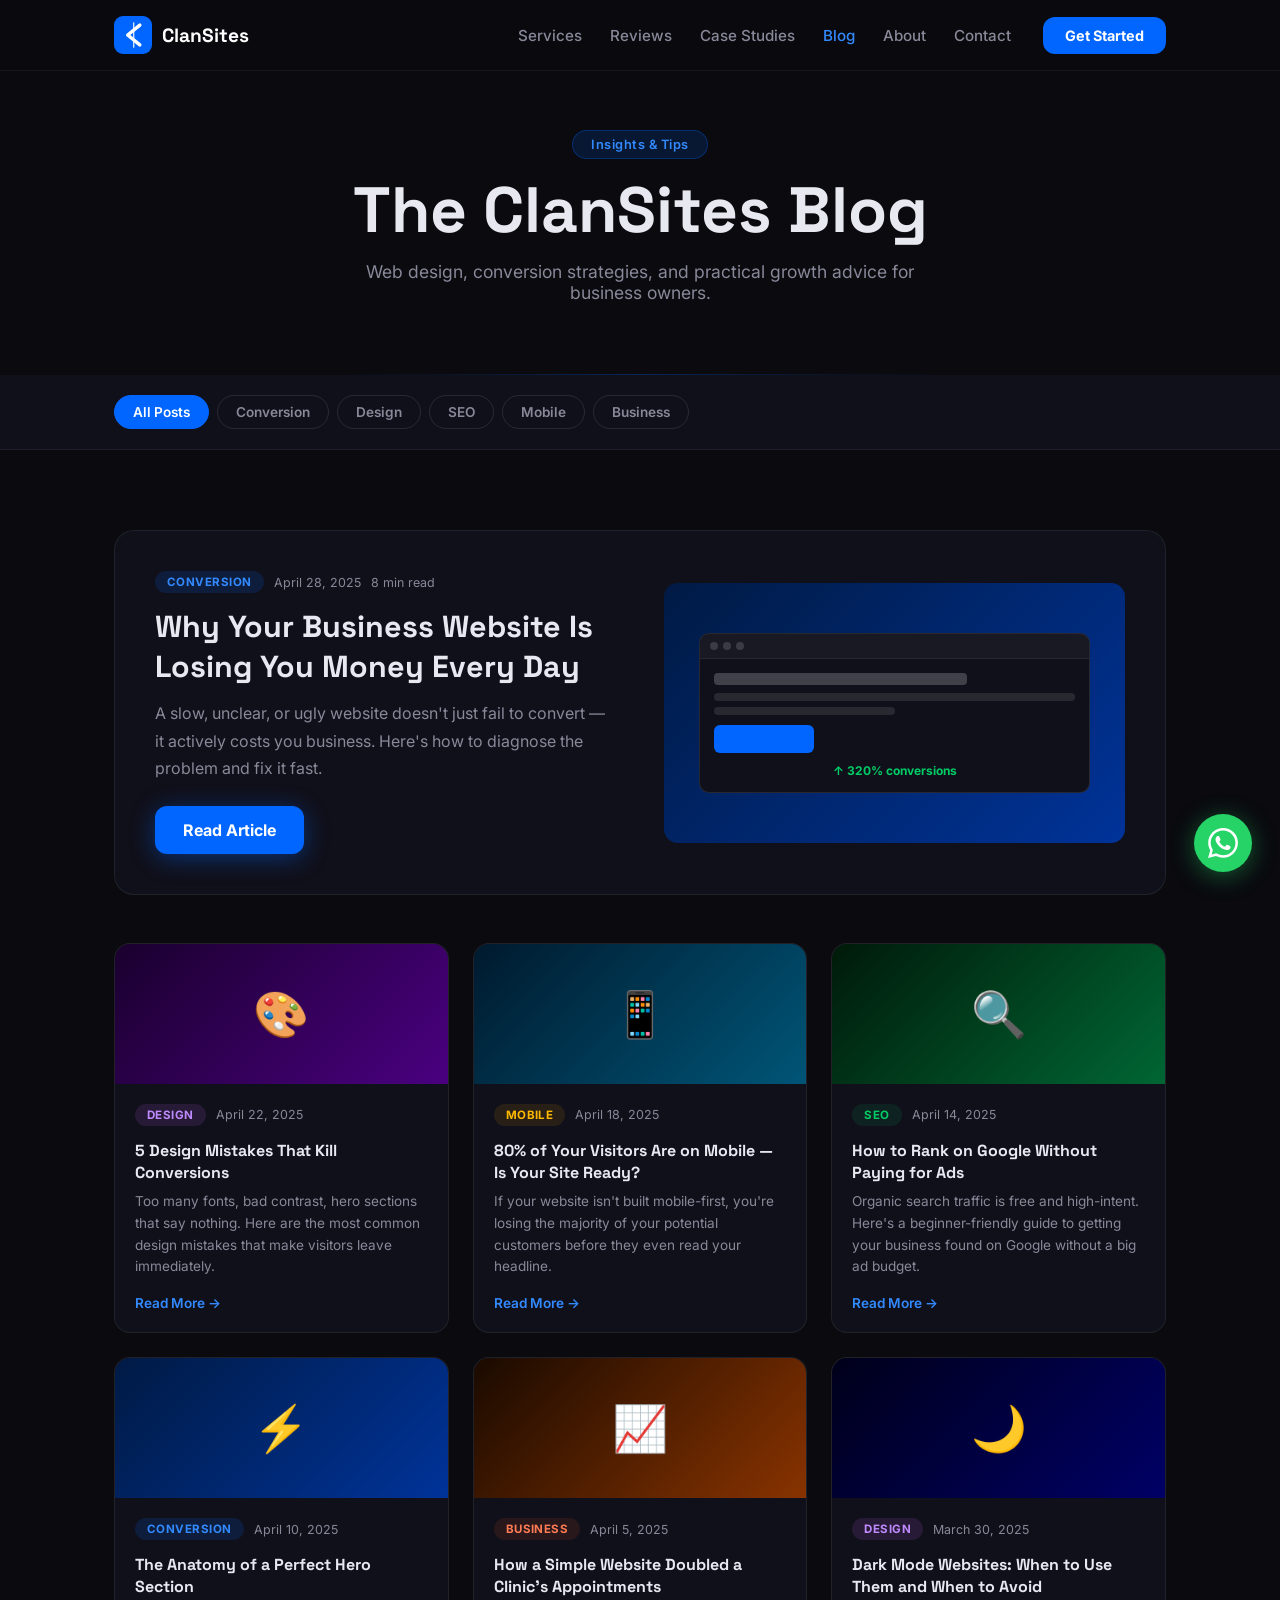
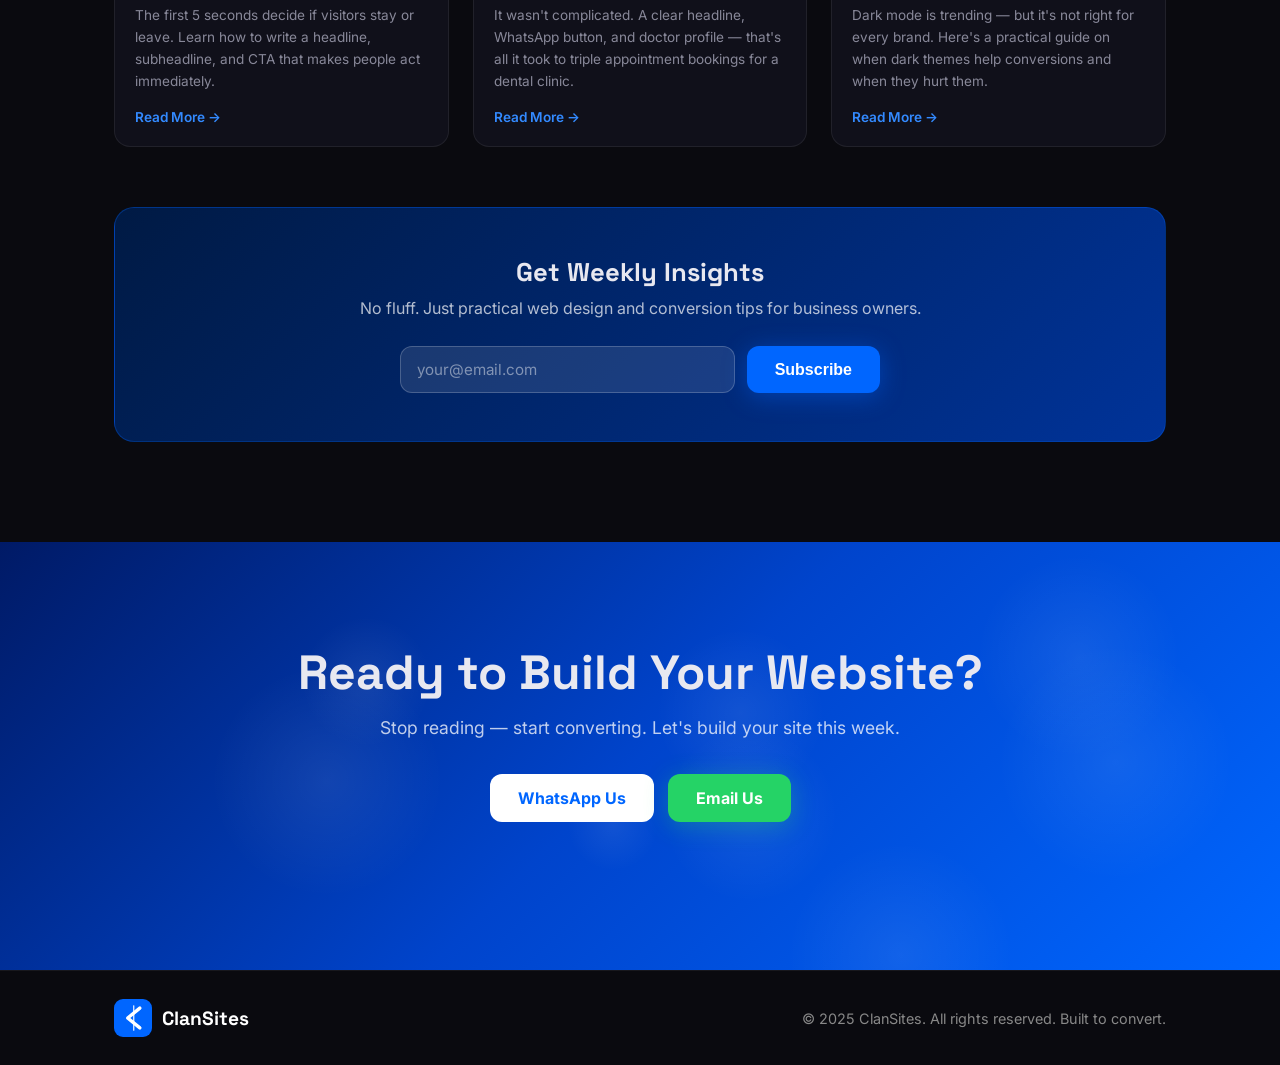
<file: blog.html>
<!DOCTYPE html>
<html lang="en">
<head>
    <!-- Google tag (gtag.js) -->
<script async src="https://www.googletagmanager.com/gtag/js?id=G-Y7ZDXS40W9"></script>
<script>
  window.dataLayer = window.dataLayer || [];
  function gtag(){dataLayer.push(arguments);}
  gtag('js', new Date());

  gtag('config', 'G-Y7ZDXS40W9');
</script>
  <meta charset="UTF-8" />
  <meta name="viewport" content="width=device-width, initial-scale=1.0" />
  <title>Blog — ClanSites</title>
  <meta name="description" content="Web design tips, conversion strategies, and business growth insights from the ClanSites team." />
  <link rel="preconnect" href="https://fonts.googleapis.com" />
  <link href="https://fonts.googleapis.com/css2?family=Inter:wght@400;500;600;700;800;900&family=Space+Grotesk:wght@400;500;700&display=swap" rel="stylesheet" />
  <link rel="stylesheet" href="style.css" />
  <link rel="stylesheet" href="pages.css" />
</head>
<body>

  <nav class="nav scrolled" id="navbar">
    <div class="nav-inner">
      <a class="logo" href="index.html">
        <div class="logo-icon">
          <svg viewBox="0 0 100 100" fill="none" xmlns="http://www.w3.org/2000/svg">
            <rect width="100" height="100" rx="16" fill="#0066FF"/>
            <line x1="52" y1="18" x2="52" y2="82" stroke="white" stroke-width="3" stroke-linecap="round"/>
            <path d="M68 24 L36 50 L68 76" stroke="white" stroke-width="9" stroke-linecap="round" stroke-linejoin="round" fill="none"/>
          </svg>
        </div>
        <span class="logo-text">ClanSites</span>
      </a>
      <div class="nav-links">
        <a href="index.html#services">Services</a>
        <a href="index.html#trust">Reviews</a>
        <a href="case-studies.html">Case Studies</a>
        <a href="blog.html" class="nav-active">Blog</a>
        <a href="index.html#about">About</a>
        <a href="index.html#contact">Contact</a>
      </div>
      <a href="index.html#contact" class="btn btn-nav">Get Started</a>
      <button class="hamburger" id="hamburger" aria-label="Menu">
        <span></span><span></span><span></span>
      </button>
    </div>
    <div class="mobile-menu" id="mobileMenu">
      <a href="index.html#services">Services</a>
      <a href="index.html#trust">Reviews</a>
      <a href="case-studies.html">Case Studies</a>
      <a href="blog.html" class="nav-active">Blog</a>
      <a href="index.html#about">About</a>
      <a href="index.html#contact">Contact</a>
      <a href="index.html#contact" class="btn btn-primary" style="text-align:center">Get Started</a>
    </div>
  </nav>

  <!-- PAGE HERO -->
  <section class="page-hero">
    <div class="container">
      <div class="section-label">Insights & Tips</div>
      <h1 class="page-hero-title">The ClanSites Blog</h1>
      <p class="page-hero-sub">Web design, conversion strategies, and practical growth advice for business owners.</p>
    </div>
  </section>

  <!-- BLOG FILTER -->
  <section class="blog-filter-bar">
    <div class="container">
      <div class="filter-tabs">
        <button class="filter-tab active" data-cat="all">All Posts</button>
        <button class="filter-tab" data-cat="conversion">Conversion</button>
        <button class="filter-tab" data-cat="design">Design</button>
        <button class="filter-tab" data-cat="seo">SEO</button>
        <button class="filter-tab" data-cat="mobile">Mobile</button>
        <button class="filter-tab" data-cat="business">Business</button>
      </div>
    </div>
  </section>

  <!-- FEATURED POST -->
  <main class="page-main">
    <div class="container">

      <div class="blog-featured" data-cat="conversion">
        <div class="featured-text">
          <div class="blog-meta">
            <span class="blog-cat conversion">Conversion</span>
            <span class="blog-date">April 28, 2025</span>
            <span class="blog-read">8 min read</span>
          </div>
          <h2>Why Your Business Website Is Losing You Money Every Day</h2>
          <p>A slow, unclear, or ugly website doesn't just fail to convert — it actively costs you business. Here's how to diagnose the problem and fix it fast.</p>
          <a href="#" class="btn btn-primary">Read Article</a>
        </div>
        <div class="featured-visual">
          <div class="blog-illustration conversion-ill">
            <div class="ill-browser">
              <div class="ill-bar"><span></span><span></span><span></span></div>
              <div class="ill-content">
                <div class="ill-h"></div>
                <div class="ill-p"></div>
                <div class="ill-p short"></div>
                <div class="ill-btn"></div>
                <div class="ill-arrow">↑ 320% conversions</div>
              </div>
            </div>
          </div>
        </div>
      </div>

      <!-- Blog Grid -->
      <div class="blog-grid">

        <article class="blog-card" data-cat="design">
          <div class="blog-card-visual design-v">
            <div class="bv-icon">🎨</div>
          </div>
          <div class="blog-card-body">
            <div class="blog-meta">
              <span class="blog-cat design">Design</span>
              <span class="blog-date">April 22, 2025</span>
            </div>
            <h3>5 Design Mistakes That Kill Conversions</h3>
            <p>Too many fonts, bad contrast, hero sections that say nothing. Here are the most common design mistakes that make visitors leave immediately.</p>
            <a href="#" class="blog-read-link">Read More →</a>
          </div>
        </article>

        <article class="blog-card" data-cat="mobile">
          <div class="blog-card-visual mobile-v">
            <div class="bv-icon">📱</div>
          </div>
          <div class="blog-card-body">
            <div class="blog-meta">
              <span class="blog-cat mobile">Mobile</span>
              <span class="blog-date">April 18, 2025</span>
            </div>
            <h3>80% of Your Visitors Are on Mobile — Is Your Site Ready?</h3>
            <p>If your website isn't built mobile-first, you're losing the majority of your potential customers before they even read your headline.</p>
            <a href="#" class="blog-read-link">Read More →</a>
          </div>
        </article>

        <article class="blog-card" data-cat="seo">
          <div class="blog-card-visual seo-v">
            <div class="bv-icon">🔍</div>
          </div>
          <div class="blog-card-body">
            <div class="blog-meta">
              <span class="blog-cat seo">SEO</span>
              <span class="blog-date">April 14, 2025</span>
            </div>
            <h3>How to Rank on Google Without Paying for Ads</h3>
            <p>Organic search traffic is free and high-intent. Here's a beginner-friendly guide to getting your business found on Google without a big ad budget.</p>
            <a href="#" class="blog-read-link">Read More →</a>
          </div>
        </article>

        <article class="blog-card" data-cat="conversion">
          <div class="blog-card-visual conv-v">
            <div class="bv-icon">⚡</div>
          </div>
          <div class="blog-card-body">
            <div class="blog-meta">
              <span class="blog-cat conversion">Conversion</span>
              <span class="blog-date">April 10, 2025</span>
            </div>
            <h3>The Anatomy of a Perfect Hero Section</h3>
            <p>The first 5 seconds decide if visitors stay or leave. Learn how to write a headline, subheadline, and CTA that makes people act immediately.</p>
            <a href="#" class="blog-read-link">Read More →</a>
          </div>
        </article>

        <article class="blog-card" data-cat="business">
          <div class="blog-card-visual biz-v">
            <div class="bv-icon">📈</div>
          </div>
          <div class="blog-card-body">
            <div class="blog-meta">
              <span class="blog-cat business">Business</span>
              <span class="blog-date">April 5, 2025</span>
            </div>
            <h3>How a Simple Website Doubled a Clinic's Appointments</h3>
            <p>It wasn't complicated. A clear headline, WhatsApp button, and doctor profile — that's all it took to triple appointment bookings for a dental clinic.</p>
            <a href="#" class="blog-read-link">Read More →</a>
          </div>
        </article>

        <article class="blog-card" data-cat="design">
          <div class="blog-card-visual design-v2">
            <div class="bv-icon">🌙</div>
          </div>
          <div class="blog-card-body">
            <div class="blog-meta">
              <span class="blog-cat design">Design</span>
              <span class="blog-date">March 30, 2025</span>
            </div>
            <h3>Dark Mode Websites: When to Use Them and When to Avoid</h3>
            <p>Dark mode is trending — but it's not right for every brand. Here's a practical guide on when dark themes help conversions and when they hurt them.</p>
            <a href="#" class="blog-read-link">Read More →</a>
          </div>
        </article>

      </div>

      <!-- Newsletter -->
      <div class="newsletter-box">
        <h3>Get Weekly Insights</h3>
        <p>No fluff. Just practical web design and conversion tips for business owners.</p>
        <form class="newsletter-form" id="newsletterForm">
          <input type="email" placeholder="your@email.com" required />
          <button type="submit" class="btn btn-primary">Subscribe</button>
        </form>
      </div>

    </div>
  </main>

  <section class="final-cta">
    <div class="cta-3d-bg" id="ctaBg"></div>
    <div class="container" style="position:relative;z-index:2">
      <h2>Ready to Build Your Website?</h2>
      <p>Stop reading — start converting. Let's build your site this week.</p>
      <div class="hero-ctas">
        <a href="https://wa.me/923001234567" target="_blank" class="btn btn-white">WhatsApp Us</a>
        <a href="mailto:hello@clansites.com" class="btn btn-whatsapp">Email Us</a>
      </div>
    </div>
  </section>

  <footer class="footer">
    <div class="container footer-inner">
      <a class="logo" href="index.html">
        <div class="logo-icon">
          <svg viewBox="0 0 100 100" fill="none" xmlns="http://www.w3.org/2000/svg">
            <rect width="100" height="100" rx="16" fill="#0066FF"/>
            <line x1="52" y1="18" x2="52" y2="82" stroke="white" stroke-width="3" stroke-linecap="round"/>
            <path d="M68 24 L36 50 L68 76" stroke="white" stroke-width="9" stroke-linecap="round" stroke-linejoin="round" fill="none"/>
          </svg>
        </div>
        <span class="logo-text" style="color:white">ClanSites</span>
      </a>
      <p style="color:#888;font-size:0.9rem">© 2025 ClanSites. All rights reserved. Built to convert.</p>
    </div>
  </footer>

  <a href="https://wa.me/923001234567" target="_blank" class="sticky-wa" aria-label="WhatsApp">
    <svg viewBox="0 0 24 24" fill="white" xmlns="http://www.w3.org/2000/svg">
      <path d="M17.472 14.382c-.297-.149-1.758-.867-2.03-.967-.273-.099-.471-.148-.67.15-.197.297-.767.966-.94 1.164-.173.199-.347.223-.644.075-.297-.15-1.255-.463-2.39-1.475-.883-.788-1.48-1.761-1.653-2.059-.173-.297-.018-.458.13-.606.134-.133.298-.347.446-.52.149-.174.198-.298.298-.497.099-.198.05-.371-.025-.52-.075-.149-.669-1.612-.916-2.207-.242-.579-.487-.5-.669-.51-.173-.008-.371-.01-.57-.01-.198 0-.52.074-.792.372-.272.297-1.04 1.016-1.04 2.479 0 1.462 1.065 2.875 1.213 3.074.149.198 2.096 3.2 5.077 4.487.709.306 1.262.489 1.694.625.712.227 1.36.195 1.871.118.571-.085 1.758-.719 2.006-1.413.248-.694.248-1.289.173-1.413-.074-.124-.272-.198-.57-.347m-5.421 7.403h-.004a9.87 9.87 0 01-5.031-1.378l-.361-.214-3.741.982.998-3.648-.235-.374a9.86 9.86 0 01-1.51-5.26c.001-5.45 4.436-9.884 9.888-9.884 2.64 0 5.122 1.03 6.988 2.898a9.825 9.825 0 012.893 6.994c-.003 5.45-4.437 9.884-9.885 9.884m8.413-18.297A11.815 11.815 0 0012.05 0C5.495 0 .16 5.335.157 11.892c0 2.096.547 4.142 1.588 5.945L.057 24l6.305-1.654a11.882 11.882 0 005.683 1.448h.005c6.554 0 11.89-5.335 11.893-11.893a11.821 11.821 0 00-3.48-8.413Z"/>
    </svg>
  </a>

  <script>
    const hamburger = document.getElementById('hamburger');
    const mobileMenu = document.getElementById('mobileMenu');
    hamburger.addEventListener('click', () => mobileMenu.classList.toggle('open'));

    // Filter tabs
    const tabs = document.querySelectorAll('.filter-tab');
    tabs.forEach(tab => {
      tab.addEventListener('click', () => {
        tabs.forEach(t => t.classList.remove('active'));
        tab.classList.add('active');
        const cat = tab.dataset.cat;
        document.querySelectorAll('.blog-card, .blog-featured').forEach(card => {
          if (cat === 'all' || card.dataset.cat === cat) {
            card.style.display = '';
            setTimeout(() => card.style.opacity = '1', 10);
          } else {
            card.style.opacity = '0';
            setTimeout(() => card.style.display = 'none', 200);
          }
        });
      });
    });

    // Newsletter
    document.getElementById('newsletterForm').addEventListener('submit', function(e) {
      e.preventDefault();
      this.innerHTML = '<p style="color:#00CC66;font-weight:600;padding:12px 0">You\'re subscribed! Check your inbox.</p>';
    });

    // CTA bg
    const ctaBg = document.getElementById('ctaBg');
    for (let i = 0; i < 8; i++) {
      const orb = document.createElement('div');
      const size = Math.random() * 200 + 80;
      orb.style.cssText = `position:absolute;width:${size}px;height:${size}px;background:radial-gradient(circle,rgba(255,255,255,0.07),transparent 70%);border-radius:50%;left:${Math.random()*100}%;top:${Math.random()*100}%;pointer-events:none;`;
      ctaBg.appendChild(orb);
    }
  </script>
</body>
</html>
</file>
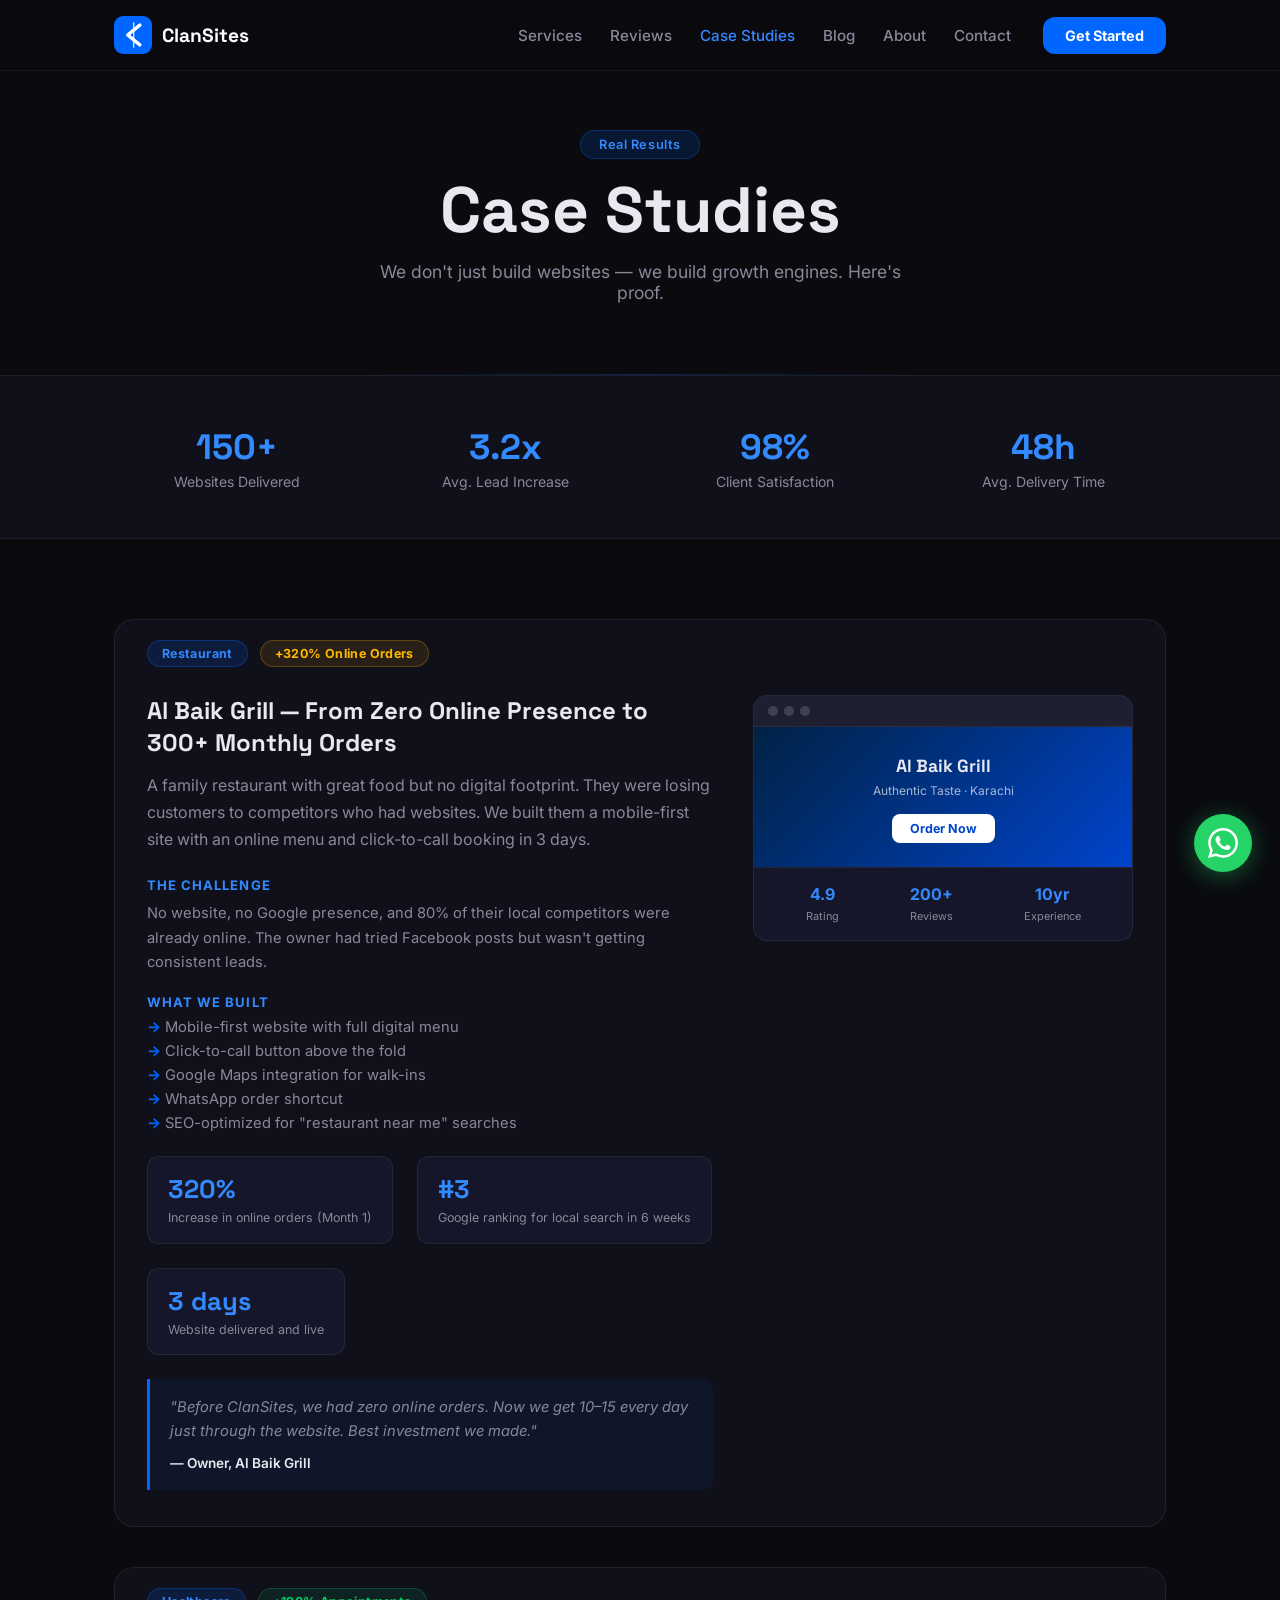
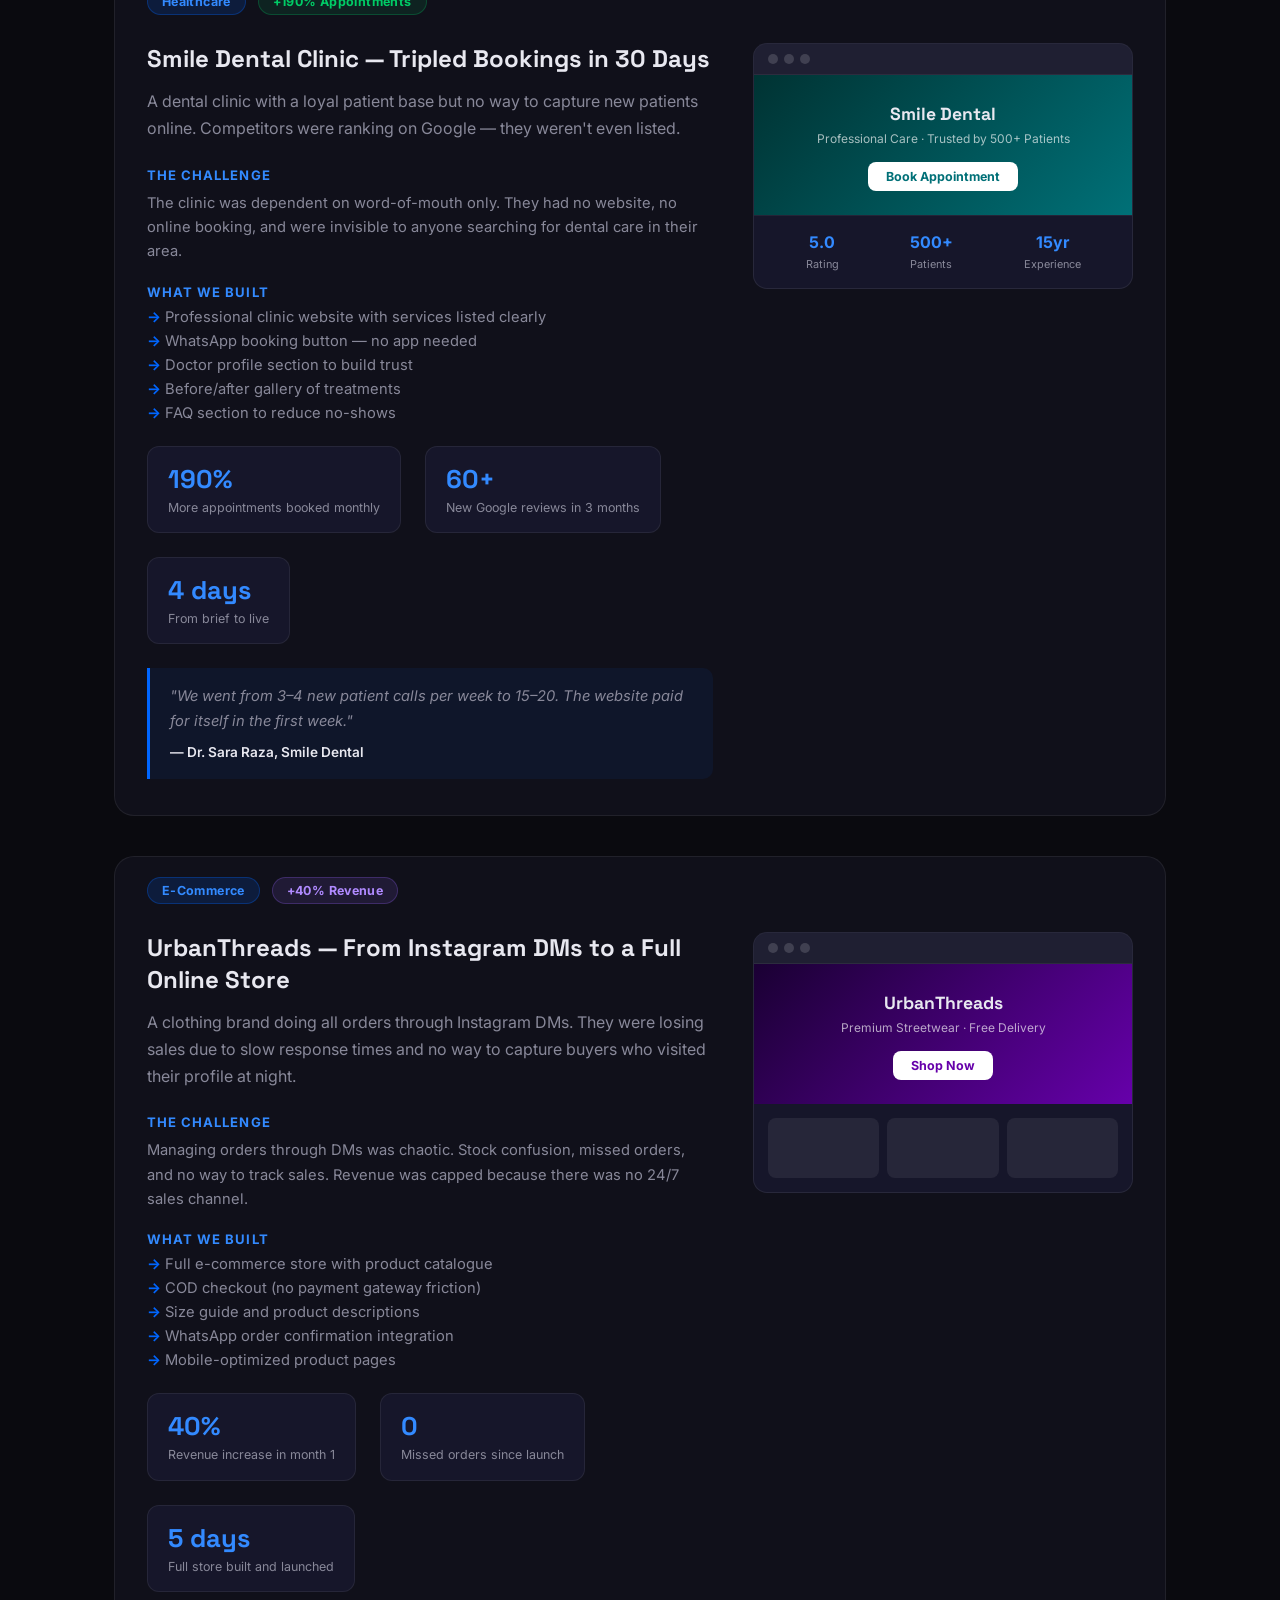
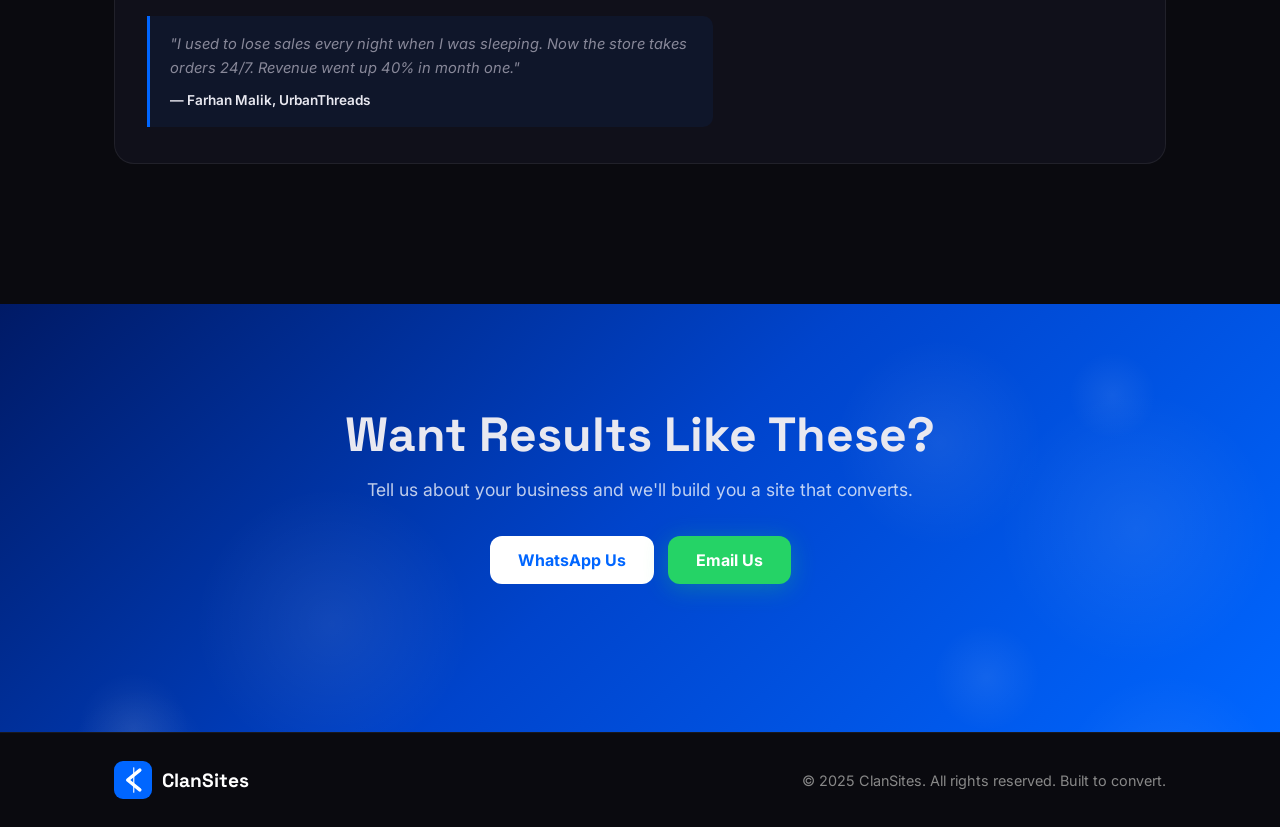
<file: case-studies.html>
<!DOCTYPE html>
<html lang="en">
<head>
   <!-- Google tag (gtag.js) -->
<script async src="https://www.googletagmanager.com/gtag/js?id=G-Y7ZDXS40W9"></script>
<script>
  window.dataLayer = window.dataLayer || [];
  function gtag(){dataLayer.push(arguments);}
  gtag('js', new Date());

  gtag('config', 'G-Y7ZDXS40W9');
</script>
  <meta charset="UTF-8" />
  <meta name="viewport" content="width=device-width, initial-scale=1.0" />
  <title>Case Studies — ClanSites</title>
  <meta name="description" content="Real results from real businesses. See how ClanSites helped restaurants, clinics, and e-commerce brands grow with high-converting websites." />
  <link rel="preconnect" href="https://fonts.googleapis.com" />
  <link href="https://fonts.googleapis.com/css2?family=Inter:wght@400;500;600;700;800;900&family=Space+Grotesk:wght@400;500;700&display=swap" rel="stylesheet" />
  <link rel="stylesheet" href="style.css" />
  <link rel="stylesheet" href="pages.css" />
</head>
<body>

  <nav class="nav scrolled" id="navbar">
    <div class="nav-inner">
      <a class="logo" href="index.html">
        <div class="logo-icon">
          <svg viewBox="0 0 100 100" fill="none" xmlns="http://www.w3.org/2000/svg">
            <rect width="100" height="100" rx="16" fill="#0066FF"/>
            <line x1="52" y1="18" x2="52" y2="82" stroke="white" stroke-width="3" stroke-linecap="round"/>
            <path d="M68 24 L36 50 L68 76" stroke="white" stroke-width="9" stroke-linecap="round" stroke-linejoin="round" fill="none"/>
          </svg>
        </div>
        <span class="logo-text">ClanSites</span>
      </a>
      <div class="nav-links">
        <a href="index.html#services">Services</a>
        <a href="index.html#trust">Reviews</a>
        <a href="case-studies.html" class="nav-active">Case Studies</a>
        <a href="blog.html">Blog</a>
        <a href="index.html#about">About</a>
        <a href="index.html#contact">Contact</a>
      </div>
      <a href="index.html#contact" class="btn btn-nav">Get Started</a>
      <button class="hamburger" id="hamburger" aria-label="Menu">
        <span></span><span></span><span></span>
      </button>
    </div>
    <div class="mobile-menu" id="mobileMenu">
      <a href="index.html#services">Services</a>
      <a href="index.html#trust">Reviews</a>
      <a href="case-studies.html" class="nav-active">Case Studies</a>
      <a href="blog.html">Blog</a>
      <a href="index.html#about">About</a>
      <a href="index.html#contact">Contact</a>
      <a href="index.html#contact" class="btn btn-primary" style="text-align:center">Get Started</a>
    </div>
  </nav>

  <!-- PAGE HERO -->
  <section class="page-hero">
    <div class="container">
      <div class="section-label">Real Results</div>
      <h1 class="page-hero-title">Case Studies</h1>
      <p class="page-hero-sub">We don't just build websites — we build growth engines. Here's proof.</p>
    </div>
  </section>

  <!-- STATS BANNER -->
  <section class="stats-banner">
    <div class="container stats-grid">
      <div class="stat-box">
        <span>150+</span>
        <p>Websites Delivered</p>
      </div>
      <div class="stat-box">
        <span>3.2x</span>
        <p>Avg. Lead Increase</p>
      </div>
      <div class="stat-box">
        <span>98%</span>
        <p>Client Satisfaction</p>
      </div>
      <div class="stat-box">
        <span>48h</span>
        <p>Avg. Delivery Time</p>
      </div>
    </div>
  </section>

  <!-- CASE STUDIES -->
  <main class="page-main">
    <div class="container">

      <!-- Case Study 1 -->
      <article class="case-study-card">
        <div class="cs-header">
          <div class="cs-industry-badge">Restaurant</div>
          <div class="cs-result-badge">+320% Online Orders</div>
        </div>
        <div class="cs-body">
          <div class="cs-text">
            <h2>Al Baik Grill — From Zero Online Presence to 300+ Monthly Orders</h2>
            <p class="cs-summary">A family restaurant with great food but no digital footprint. They were losing customers to competitors who had websites. We built them a mobile-first site with an online menu and click-to-call booking in 3 days.</p>

            <div class="cs-challenge">
              <h3>The Challenge</h3>
              <p>No website, no Google presence, and 80% of their local competitors were already online. The owner had tried Facebook posts but wasn't getting consistent leads.</p>
            </div>

            <div class="cs-solution">
              <h3>What We Built</h3>
              <ul>
                <li>Mobile-first website with full digital menu</li>
                <li>Click-to-call button above the fold</li>
                <li>Google Maps integration for walk-ins</li>
                <li>WhatsApp order shortcut</li>
                <li>SEO-optimized for "restaurant near me" searches</li>
              </ul>
            </div>

            <div class="cs-metrics">
              <div class="metric">
                <span>320%</span>
                <p>Increase in online orders (Month 1)</p>
              </div>
              <div class="metric">
                <span>#3</span>
                <p>Google ranking for local search in 6 weeks</p>
              </div>
              <div class="metric">
                <span>3 days</span>
                <p>Website delivered and live</p>
              </div>
            </div>

            <blockquote class="cs-quote">
              "Before ClanSites, we had zero online orders. Now we get 10–15 every day just through the website. Best investment we made."
              <cite>— Owner, Al Baik Grill</cite>
            </blockquote>
          </div>
          <div class="cs-visual">
            <div class="cs-mock restaurant-mock">
              <div class="mock-nav"><span></span><span></span><span></span></div>
              <div class="mock-hero">
                <div class="mock-h1">Al Baik Grill</div>
                <div class="mock-sub">Authentic Taste · Karachi</div>
                <div class="mock-btn">Order Now</div>
              </div>
              <div class="mock-stats-row">
                <div class="mock-stat"><b>4.9</b><small>Rating</small></div>
                <div class="mock-stat"><b>200+</b><small>Reviews</small></div>
                <div class="mock-stat"><b>10yr</b><small>Experience</small></div>
              </div>
            </div>
          </div>
        </div>
      </article>

      <!-- Case Study 2 -->
      <article class="case-study-card">
        <div class="cs-header">
          <div class="cs-industry-badge">Healthcare</div>
          <div class="cs-result-badge cs-result-green">+190% Appointments</div>
        </div>
        <div class="cs-body">
          <div class="cs-text">
            <h2>Smile Dental Clinic — Tripled Bookings in 30 Days</h2>
            <p class="cs-summary">A dental clinic with a loyal patient base but no way to capture new patients online. Competitors were ranking on Google — they weren't even listed.</p>

            <div class="cs-challenge">
              <h3>The Challenge</h3>
              <p>The clinic was dependent on word-of-mouth only. They had no website, no online booking, and were invisible to anyone searching for dental care in their area.</p>
            </div>

            <div class="cs-solution">
              <h3>What We Built</h3>
              <ul>
                <li>Professional clinic website with services listed clearly</li>
                <li>WhatsApp booking button — no app needed</li>
                <li>Doctor profile section to build trust</li>
                <li>Before/after gallery of treatments</li>
                <li>FAQ section to reduce no-shows</li>
              </ul>
            </div>

            <div class="cs-metrics">
              <div class="metric">
                <span>190%</span>
                <p>More appointments booked monthly</p>
              </div>
              <div class="metric">
                <span>60+</span>
                <p>New Google reviews in 3 months</p>
              </div>
              <div class="metric">
                <span>4 days</span>
                <p>From brief to live</p>
              </div>
            </div>

            <blockquote class="cs-quote">
              "We went from 3–4 new patient calls per week to 15–20. The website paid for itself in the first week."
              <cite>— Dr. Sara Raza, Smile Dental</cite>
            </blockquote>
          </div>
          <div class="cs-visual">
            <div class="cs-mock clinic-mock">
              <div class="mock-nav"><span></span><span></span><span></span></div>
              <div class="mock-hero teal">
                <div class="mock-h1">Smile Dental</div>
                <div class="mock-sub">Professional Care · Trusted by 500+ Patients</div>
                <div class="mock-btn">Book Appointment</div>
              </div>
              <div class="mock-stats-row">
                <div class="mock-stat"><b>5.0</b><small>Rating</small></div>
                <div class="mock-stat"><b>500+</b><small>Patients</small></div>
                <div class="mock-stat"><b>15yr</b><small>Experience</small></div>
              </div>
            </div>
          </div>
        </div>
      </article>

      <!-- Case Study 3 -->
      <article class="case-study-card">
        <div class="cs-header">
          <div class="cs-industry-badge">E-Commerce</div>
          <div class="cs-result-badge cs-result-purple">+40% Revenue</div>
        </div>
        <div class="cs-body">
          <div class="cs-text">
            <h2>UrbanThreads — From Instagram DMs to a Full Online Store</h2>
            <p class="cs-summary">A clothing brand doing all orders through Instagram DMs. They were losing sales due to slow response times and no way to capture buyers who visited their profile at night.</p>

            <div class="cs-challenge">
              <h3>The Challenge</h3>
              <p>Managing orders through DMs was chaotic. Stock confusion, missed orders, and no way to track sales. Revenue was capped because there was no 24/7 sales channel.</p>
            </div>

            <div class="cs-solution">
              <h3>What We Built</h3>
              <ul>
                <li>Full e-commerce store with product catalogue</li>
                <li>COD checkout (no payment gateway friction)</li>
                <li>Size guide and product descriptions</li>
                <li>WhatsApp order confirmation integration</li>
                <li>Mobile-optimized product pages</li>
              </ul>
            </div>

            <div class="cs-metrics">
              <div class="metric">
                <span>40%</span>
                <p>Revenue increase in month 1</p>
              </div>
              <div class="metric">
                <span>0</span>
                <p>Missed orders since launch</p>
              </div>
              <div class="metric">
                <span>5 days</span>
                <p>Full store built and launched</p>
              </div>
            </div>

            <blockquote class="cs-quote">
              "I used to lose sales every night when I was sleeping. Now the store takes orders 24/7. Revenue went up 40% in month one."
              <cite>— Farhan Malik, UrbanThreads</cite>
            </blockquote>
          </div>
          <div class="cs-visual">
            <div class="cs-mock ecom-mock">
              <div class="mock-nav"><span></span><span></span><span></span></div>
              <div class="mock-hero purple">
                <div class="mock-h1">UrbanThreads</div>
                <div class="mock-sub">Premium Streetwear · Free Delivery</div>
                <div class="mock-btn">Shop Now</div>
              </div>
              <div class="mock-products">
                <div class="mock-product"></div>
                <div class="mock-product"></div>
                <div class="mock-product"></div>
              </div>
            </div>
          </div>
        </div>
      </article>

    </div>
  </main>

  <!-- CTA -->
  <section class="final-cta">
    <div class="cta-3d-bg" id="ctaBg"></div>
    <div class="container" style="position:relative;z-index:2">
      <h2>Want Results Like These?</h2>
      <p>Tell us about your business and we'll build you a site that converts.</p>
      <div class="hero-ctas">
        <a href="https://wa.me/923001234567" target="_blank" class="btn btn-white">WhatsApp Us</a>
        <a href="mailto:hello@clansites.com" class="btn btn-whatsapp">Email Us</a>
      </div>
    </div>
  </section>

  <footer class="footer">
    <div class="container footer-inner">
      <a class="logo" href="index.html">
        <div class="logo-icon">
          <svg viewBox="0 0 100 100" fill="none" xmlns="http://www.w3.org/2000/svg">
            <rect width="100" height="100" rx="16" fill="#0066FF"/>
            <line x1="52" y1="18" x2="52" y2="82" stroke="white" stroke-width="3" stroke-linecap="round"/>
            <path d="M68 24 L36 50 L68 76" stroke="white" stroke-width="9" stroke-linecap="round" stroke-linejoin="round" fill="none"/>
          </svg>
        </div>
        <span class="logo-text" style="color:white">ClanSites</span>
      </a>
      <p style="color:#888;font-size:0.9rem">© 2025 ClanSites. All rights reserved. Built to convert.</p>
    </div>
  </footer>

  <a href="https://wa.me/923001234567" target="_blank" class="sticky-wa" aria-label="WhatsApp">
    <svg viewBox="0 0 24 24" fill="white" xmlns="http://www.w3.org/2000/svg">
      <path d="M17.472 14.382c-.297-.149-1.758-.867-2.03-.967-.273-.099-.471-.148-.67.15-.197.297-.767.966-.94 1.164-.173.199-.347.223-.644.075-.297-.15-1.255-.463-2.39-1.475-.883-.788-1.48-1.761-1.653-2.059-.173-.297-.018-.458.13-.606.134-.133.298-.347.446-.52.149-.174.198-.298.298-.497.099-.198.05-.371-.025-.52-.075-.149-.669-1.612-.916-2.207-.242-.579-.487-.5-.669-.51-.173-.008-.371-.01-.57-.01-.198 0-.52.074-.792.372-.272.297-1.04 1.016-1.04 2.479 0 1.462 1.065 2.875 1.213 3.074.149.198 2.096 3.2 5.077 4.487.709.306 1.262.489 1.694.625.712.227 1.36.195 1.871.118.571-.085 1.758-.719 2.006-1.413.248-.694.248-1.289.173-1.413-.074-.124-.272-.198-.57-.347m-5.421 7.403h-.004a9.87 9.87 0 01-5.031-1.378l-.361-.214-3.741.982.998-3.648-.235-.374a9.86 9.86 0 01-1.51-5.26c.001-5.45 4.436-9.884 9.888-9.884 2.64 0 5.122 1.03 6.988 2.898a9.825 9.825 0 012.893 6.994c-.003 5.45-4.437 9.884-9.885 9.884m8.413-18.297A11.815 11.815 0 0012.05 0C5.495 0 .16 5.335.157 11.892c0 2.096.547 4.142 1.588 5.945L.057 24l6.305-1.654a11.882 11.882 0 005.683 1.448h.005c6.554 0 11.89-5.335 11.893-11.893a11.821 11.821 0 00-3.48-8.413Z"/>
    </svg>
  </a>

  <script>
    const hamburger = document.getElementById('hamburger');
    const mobileMenu = document.getElementById('mobileMenu');
    hamburger.addEventListener('click', () => mobileMenu.classList.toggle('open'));

    // CTA bg orbs
    const ctaBg = document.getElementById('ctaBg');
    for (let i = 0; i < 8; i++) {
      const orb = document.createElement('div');
      const size = Math.random() * 200 + 80;
      orb.style.cssText = `position:absolute;width:${size}px;height:${size}px;background:radial-gradient(circle,rgba(255,255,255,0.07),transparent 70%);border-radius:50%;left:${Math.random()*100}%;top:${Math.random()*100}%;pointer-events:none;animation:orbF ${5+Math.random()*5}s ease-in-out ${Math.random()*4}s infinite;`;
      ctaBg.appendChild(orb);
    }
    const st = document.createElement('style');
    st.textContent = `@keyframes orbF{0%,100%{transform:translate(0,0)}50%{transform:translate(20px,-20px)}}`;
    document.head.appendChild(st);
  </script>
</body>
</html>
</file>
<file: style.css>
/* ===== RESET & BASE ===== */
*, *::before, *::after { box-sizing: border-box; margin: 0; padding: 0; }

:root {
  --blue: #0066FF;
  --blue-dark: #0044CC;
  --blue-light: #338AFF;
  --white: #ffffff;
  --bg: #0A0A0F;
  --bg2: #10101A;
  --bg3: #16162A;
  --text: #E8E8F0;
  --text-muted: #888899;
  --green: #25D366;
  --radius: 16px;
  --shadow: 0 8px 40px rgba(0,102,255,0.18);
}

html { scroll-behavior: smooth; }

body {
  font-family: 'Inter', sans-serif;
  background: var(--bg);
  color: var(--text);
  overflow-x: hidden;
}

/* ===== UTILITY ===== */
.container { max-width: 1100px; margin: 0 auto; padding: 0 24px; }
.section-label {
  display: inline-block;
  background: rgba(0,102,255,0.15);
  color: var(--blue-light);
  border: 1px solid rgba(0,102,255,0.3);
  border-radius: 100px;
  font-size: 0.8rem;
  font-weight: 600;
  padding: 6px 18px;
  margin-bottom: 16px;
  letter-spacing: 0.04em;
}
.section-title {
  font-family: 'Space Grotesk', sans-serif;
  font-size: clamp(1.8rem, 4vw, 2.8rem);
  font-weight: 700;
  text-align: center;
  margin-bottom: 12px;
  line-height: 1.2;
}
.section-sub {
  text-align: center;
  color: var(--text-muted);
  font-size: 1.05rem;
  max-width: 600px;
  margin: 0 auto 48px;
}
.gradient-text {
  background: linear-gradient(135deg, #0066FF, #00C6FF, #0066FF);
  background-size: 200% auto;
  -webkit-background-clip: text;
  -webkit-text-fill-color: transparent;
  background-clip: text;
  animation: gradShift 3s linear infinite;
}
@keyframes gradShift { to { background-position: 200% center; } }

/* ===== BUTTONS ===== */
.btn {
  display: inline-flex;
  align-items: center;
  gap: 8px;
  padding: 14px 28px;
  border-radius: 12px;
  font-weight: 700;
  font-size: 1rem;
  text-decoration: none;
  border: none;
  cursor: pointer;
  transition: all 0.3s ease;
  white-space: nowrap;
}
.btn-primary {
  background: var(--blue);
  color: white;
  box-shadow: 0 4px 24px rgba(0,102,255,0.4);
}
.btn-primary:hover { background: var(--blue-dark); transform: translateY(-2px); box-shadow: 0 8px 32px rgba(0,102,255,0.5); }
.btn-whatsapp { background: var(--green); color: white; box-shadow: 0 4px 24px rgba(37,211,102,0.3); }
.btn-whatsapp:hover { background: #1da851; transform: translateY(-2px); box-shadow: 0 8px 32px rgba(37,211,102,0.4); }
.btn-white { background: white; color: var(--blue); font-weight: 700; }
.btn-white:hover { transform: translateY(-2px); box-shadow: 0 8px 32px rgba(255,255,255,0.2); }
.btn-nav { background: var(--blue); color: white; padding: 10px 22px; font-size: 0.9rem; }
.btn-nav:hover { background: var(--blue-dark); }

/* ===== NAV ===== */
.nav {
  position: fixed;
  top: 0; left: 0; right: 0;
  z-index: 1000;
  background: rgba(10,10,15,0.85);
  backdrop-filter: blur(20px);
  border-bottom: 1px solid rgba(255,255,255,0.06);
  transition: all 0.3s;
}
.nav.scrolled { background: rgba(10,10,15,0.98); }
.nav-inner {
  max-width: 1100px;
  margin: 0 auto;
  padding: 0 24px;
  height: 70px;
  display: flex;
  align-items: center;
  gap: 32px;
}
.logo { display: flex; align-items: center; gap: 10px; text-decoration: none; }
.logo-icon { width: 38px; height: 38px; border-radius: 9px; overflow: hidden; }
.logo-icon svg { width: 100%; height: 100%; }
.logo-text { font-family: 'Space Grotesk', sans-serif; font-weight: 700; font-size: 1.2rem; color: var(--white); }
.nav-links { display: flex; gap: 28px; margin-left: auto; }
.nav-links a { color: var(--text-muted); text-decoration: none; font-size: 0.95rem; font-weight: 500; transition: color 0.2s; }
.nav-links a:hover { color: white; }
.hamburger { display: none; flex-direction: column; gap: 5px; background: none; border: none; cursor: pointer; padding: 4px; }
.hamburger span { display: block; width: 24px; height: 2px; background: white; border-radius: 2px; transition: all 0.3s; }
.mobile-menu { display: none; flex-direction: column; gap: 4px; padding: 16px 24px 20px; border-top: 1px solid rgba(255,255,255,0.06); }
.mobile-menu a { color: var(--text-muted); text-decoration: none; padding: 10px 0; font-weight: 500; border-bottom: 1px solid rgba(255,255,255,0.05); }
.mobile-menu.open { display: flex; }

/* ===== HERO ===== */
.hero {
  min-height: 100vh;
  display: flex;
  align-items: center;
  padding: 100px 24px 60px;
  position: relative;
  overflow: hidden;
  max-width: 1100px;
  margin: 0 auto;
  gap: 48px;
}
#hero3d {
  position: fixed;
  top: 0; left: 0;
  width: 100%; height: 100%;
  z-index: 0;
  pointer-events: none;
}
.hero-content {
  position: relative;
  z-index: 2;
  flex: 1;
  max-width: 580px;
}
.hero-badge {
  display: inline-flex;
  align-items: center;
  gap: 6px;
  background: rgba(0,102,255,0.12);
  border: 1px solid rgba(0,102,255,0.3);
  border-radius: 100px;
  padding: 8px 18px;
  font-size: 0.8rem;
  font-weight: 600;
  color: #7DB8FF;
  margin-bottom: 24px;
  animation: fadeUp 0.8s ease both;
}
.hero-title {
  font-family: 'Space Grotesk', sans-serif;
  font-size: clamp(2.2rem, 5vw, 3.8rem);
  font-weight: 800;
  line-height: 1.1;
  margin-bottom: 20px;
  animation: fadeUp 0.8s ease 0.1s both;
}
.hero-sub {
  font-size: 1.1rem;
  color: var(--text-muted);
  line-height: 1.7;
  margin-bottom: 32px;
  animation: fadeUp 0.8s ease 0.2s both;
}
.hero-sub strong { color: var(--text); }
.hero-ctas {
  display: flex;
  flex-wrap: wrap;
  gap: 14px;
  margin-bottom: 48px;
  animation: fadeUp 0.8s ease 0.3s both;
}
.hero-stats {
  display: flex;
  gap: 32px;
  flex-wrap: wrap;
  animation: fadeUp 0.8s ease 0.4s both;
}
.stat span {
  display: block;
  font-family: 'Space Grotesk', sans-serif;
  font-size: 1.8rem;
  font-weight: 800;
  color: var(--blue-light);
}
.stat p { color: var(--text-muted); font-size: 0.85rem; margin-top: 2px; }

/* 3D Card */
.hero-3d-wrapper {
  position: relative;
  z-index: 2;
  flex: 0 0 300px;
  height: 340px;
  display: flex;
  align-items: center;
  justify-content: center;
  perspective: 800px;
}
.card-3d {
  width: 220px;
  height: 220px;
  transform-style: preserve-3d;
  cursor: grab;
  border-radius: 28px;
  box-shadow: 0 30px 80px rgba(0,102,255,0.4), 0 0 0 1px rgba(255,255,255,0.08);
  animation: floatCard 4s ease-in-out infinite;
  transition: box-shadow 0.3s;
}
.card-3d:active { cursor: grabbing; }
@keyframes floatCard {
  0%, 100% { transform: rotateX(8deg) rotateY(-12deg) translateY(0); }
  50% { transform: rotateX(-8deg) rotateY(12deg) translateY(-16px); }
}
.card-3d.dragging { animation: none; }
.card-3d-face {
  width: 100%; height: 100%;
  border-radius: 28px;
  background: linear-gradient(135deg, #0044CC, #0088FF);
  display: flex;
  flex-direction: column;
  align-items: center;
  justify-content: center;
  gap: 12px;
  border: 1px solid rgba(255,255,255,0.15);
}
.card-logo-big svg { width: 120px; height: 120px; filter: drop-shadow(0 8px 24px rgba(0,0,0,0.4)); }
.card-label { color: rgba(255,255,255,0.6); font-size: 0.75rem; font-weight: 500; letter-spacing: 0.05em; }

.scroll-hint {
  position: absolute;
  bottom: 32px;
  left: 50%;
  transform: translateX(-50%);
  font-size: 0.8rem;
  color: var(--text-muted);
  z-index: 2;
  animation: bounce 2s infinite;
}
@keyframes bounce { 0%,100%{transform:translateX(-50%) translateY(0)} 50%{transform:translateX(-50%) translateY(8px)} }
@keyframes fadeUp { from{opacity:0;transform:translateY(24px)} to{opacity:1;transform:translateY(0)} }

/* ===== TRUST ===== */
.trust {
  padding: 100px 0;
  position: relative;
  overflow: hidden;
  text-align: center;
  background: var(--bg2);
}
.floating-cubes {
  position: absolute;
  inset: 0;
  pointer-events: none;
  overflow: hidden;
}
.stars-row {
  display: flex;
  align-items: center;
  justify-content: center;
  gap: 20px;
  margin-bottom: 48px;
}
.big-rating {
  font-family: 'Space Grotesk', sans-serif;
  font-size: 4rem;
  font-weight: 800;
  color: var(--blue-light);
  line-height: 1;
}
.stars { color: #FFB800; font-size: 1.5rem; letter-spacing: 2px; }
.stars-row p { color: var(--text-muted); font-size: 0.9rem; margin-top: 4px; }
.reviews-grid {
  display: grid;
  grid-template-columns: repeat(auto-fit, minmax(280px, 1fr));
  gap: 24px;
}
.review-card {
  background: var(--bg3);
  border: 1px solid rgba(255,255,255,0.07);
  border-radius: var(--radius);
  padding: 28px;
  text-align: left;
  transition: transform 0.3s, box-shadow 0.3s;
}
.review-card:hover { transform: translateY(-6px); box-shadow: 0 16px 48px rgba(0,102,255,0.15); }
.reviewer-top {
  display: flex;
  align-items: center;
  gap: 14px;
  margin-bottom: 12px;
}
.avatar {
  width: 46px; height: 46px;
  border-radius: 50%;
  background: linear-gradient(135deg, var(--blue), var(--blue-light));
  display: flex;
  align-items: center;
  justify-content: center;
  font-weight: 700;
  font-size: 0.85rem;
  flex-shrink: 0;
}
.reviewer-top strong { display: block; font-weight: 700; }
.reviewer-top span { color: var(--text-muted); font-size: 0.82rem; }
.stars-sm { color: #FFB800; font-size: 1rem; margin-bottom: 10px; }
.review-card p { color: var(--text-muted); font-size: 0.92rem; line-height: 1.65; }

/* ===== SERVICES ===== */
.services {
  padding: 100px 0;
  background: var(--bg);
}
.services-grid {
  display: grid;
  grid-template-columns: repeat(auto-fit, minmax(290px, 1fr));
  gap: 24px;
}
.service-card {
  background: var(--bg2);
  border: 1px solid rgba(255,255,255,0.07);
  border-radius: var(--radius);
  padding: 32px 28px;
  transition: all 0.3s ease;
  cursor: default;
  transform-style: preserve-3d;
}
.service-card:hover {
  border-color: rgba(0,102,255,0.4);
  box-shadow: 0 16px 48px rgba(0,102,255,0.15);
  transform: translateY(-8px) rotateX(3deg);
}
.service-icon { font-size: 2.2rem; margin-bottom: 16px; }
.service-card h3 { font-family: 'Space Grotesk', sans-serif; font-size: 1.15rem; font-weight: 700; margin-bottom: 10px; }
.service-card p { color: var(--text-muted); font-size: 0.9rem; line-height: 1.6; }

/* ===== ABOUT ===== */
.about {
  padding: 100px 0;
  background: var(--bg2);
}
.about-inner {
  display: flex;
  align-items: center;
  gap: 64px;
  flex-wrap: wrap;
}
.about-visual {
  flex: 0 0 280px;
  height: 280px;
  position: relative;
  display: flex;
  align-items: center;
  justify-content: center;
}
.about-3d-ring {
  width: 220px; height: 220px;
  position: relative;
  animation: spinRing 8s linear infinite;
}
@keyframes spinRing { to { transform: rotateY(360deg); } }
.about-text { flex: 1; min-width: 280px; }
.about-text p { color: var(--text-muted); line-height: 1.75; margin-bottom: 16px; }
.about-text strong { color: var(--text); }
.about-list { list-style: none; margin-bottom: 32px; }
.about-list li {
  padding: 10px 0;
  border-bottom: 1px solid rgba(255,255,255,0.06);
  font-weight: 500;
  font-size: 0.95rem;
}

/* ===== CONTACT ===== */
.contact {
  padding: 100px 0;
  background: var(--bg);
}
.contact-inner {
  display: grid;
  grid-template-columns: 1fr 1fr;
  gap: 48px;
  align-items: start;
}
.contact-form { display: flex; flex-direction: column; gap: 20px; }
.form-row { display: grid; grid-template-columns: 1fr 1fr; gap: 20px; }
.form-group { display: flex; flex-direction: column; gap: 8px; }

/* Phone + country code */
.phone-input-group {
  display: flex;
  gap: 0;
  border: 1px solid rgba(255,255,255,0.1);
  border-radius: 12px;
  overflow: hidden;
  transition: border 0.2s;
}
.phone-input-group:focus-within {
  border-color: var(--blue);
  box-shadow: 0 0 0 3px rgba(0,102,255,0.1);
}
.country-select {
  background: var(--bg3);
  border: none;
  border-right: 1px solid rgba(255,255,255,0.1);
  color: var(--text);
  font-size: 0.9rem;
  font-family: 'Inter', sans-serif;
  padding: 12px 10px;
  cursor: pointer;
  outline: none;
  min-width: 82px;
  flex-shrink: 0;
  -webkit-appearance: none;
  appearance: none;
  background-image: url("data:image/svg+xml,%3Csvg xmlns='http://www.w3.org/2000/svg' width='10' height='6' viewBox='0 0 10 6'%3E%3Cpath d='M0 0l5 6 5-6z' fill='%23888899'/%3E%3C/svg%3E");
  background-repeat: no-repeat;
  background-position: right 8px center;
  padding-right: 24px;
}
.country-select option { background: #16162A; }
.phone-input-group input[type="tel"] {
  flex: 1;
  background: var(--bg2);
  border: none;
  border-radius: 0;
  padding: 12px 14px;
  color: var(--text);
  font-size: 0.95rem;
  font-family: 'Inter', sans-serif;
  outline: none;
}
.form-group label { font-size: 0.88rem; font-weight: 600; color: var(--text-muted); }
.form-group input,
.form-group textarea {
  background: var(--bg2);
  border: 1px solid rgba(255,255,255,0.1);
  border-radius: 12px;
  padding: 14px 16px;
  color: var(--text);
  font-size: 0.95rem;
  font-family: 'Inter', sans-serif;
  transition: border 0.2s;
  outline: none;
}
.form-group input:focus,
.form-group textarea:focus { border-color: var(--blue); box-shadow: 0 0 0 3px rgba(0,102,255,0.1); }
.form-group textarea { resize: vertical; }
.contact-info { display: flex; flex-direction: column; gap: 20px; }
.contact-block {
  display: flex;
  align-items: center;
  gap: 16px;
  background: var(--bg2);
  border: 1px solid rgba(255,255,255,0.07);
  border-radius: var(--radius);
  padding: 20px 22px;
  transition: border-color 0.2s;
}
.contact-block:hover { border-color: rgba(0,102,255,0.4); }
.contact-icon { font-size: 1.5rem; }
.contact-block strong { display: block; font-weight: 700; font-size: 0.9rem; margin-bottom: 2px; }
.contact-block a, .contact-block span { color: var(--text-muted); text-decoration: none; font-size: 0.9rem; }
.contact-block a:hover { color: var(--blue-light); }
.limited-slots {
  background: rgba(255,170,0,0.1);
  border: 1px solid rgba(255,170,0,0.3);
  border-radius: 12px;
  padding: 16px 20px;
  color: #FFB800;
  font-size: 0.92rem;
  text-align: center;
}

/* ===== FINAL CTA ===== */
.final-cta {
  padding: 100px 24px;
  background: linear-gradient(135deg, #001A66, #0044CC, #0066FF);
  text-align: center;
  position: relative;
  overflow: hidden;
}
.cta-3d-bg { position: absolute; inset: 0; pointer-events: none; }
.final-cta h2 {
  font-family: 'Space Grotesk', sans-serif;
  font-size: clamp(1.8rem, 4vw, 3rem);
  font-weight: 800;
  margin-bottom: 14px;
}
.final-cta p { color: rgba(255,255,255,0.75); font-size: 1.1rem; margin-bottom: 36px; }
.final-cta .hero-ctas { justify-content: center; }

/* ===== FOOTER ===== */
.footer { background: var(--bg); border-top: 1px solid rgba(255,255,255,0.06); padding: 28px 24px; }
.footer-inner {
  display: flex;
  align-items: center;
  justify-content: space-between;
  flex-wrap: wrap;
  gap: 16px;
}

/* ===== STICKY WA ===== */
.sticky-wa {
  position: fixed;
  bottom: 28px;
  right: 28px;
  z-index: 999;
  width: 58px; height: 58px;
  background: var(--green);
  border-radius: 50%;
  display: flex;
  align-items: center;
  justify-content: center;
  box-shadow: 0 4px 24px rgba(37,211,102,0.4);
  transition: transform 0.3s, box-shadow 0.3s;
  animation: pulsewa 2.5s infinite;
}
.sticky-wa:hover { transform: scale(1.12); box-shadow: 0 8px 32px rgba(37,211,102,0.5); }
.sticky-wa svg { width: 30px; height: 30px; }
@keyframes pulsewa {
  0%,100%{box-shadow:0 4px 24px rgba(37,211,102,0.4)}
  50%{box-shadow:0 4px 40px rgba(37,211,102,0.7),0 0 0 10px rgba(37,211,102,0.1)}
}

/* Form success */
.form-success {
  background: rgba(0,200,100,0.1);
  border: 1px solid rgba(0,200,100,0.3);
  border-radius: 12px;
  padding: 20px;
  text-align: center;
  color: #00CC66;
  font-weight: 600;
}

/* ===== RESPONSIVE ===== */

/* --- Tablet (≤900px) --- */
@media (max-width: 900px) {
  .hero { gap: 32px; }
  .hero-3d-wrapper { flex: 0 0 240px; height: 280px; }
  .card-3d { width: 190px; height: 190px; }
  .about-inner { gap: 40px; }
}

/* --- Mobile (≤768px) --- */
@media (max-width: 768px) {
  /* Nav */
  .nav-links, .btn-nav { display: none; }
  .hamburger { display: flex; margin-left: auto; }
  .nav-inner { gap: 12px; }

  /* Mobile menu improvements */
  .mobile-menu { padding: 12px 20px 20px; gap: 0; }
  .mobile-menu a {
    color: var(--text);
    font-size: 1rem;
    padding: 14px 0;
    border-bottom: 1px solid rgba(255,255,255,0.07);
  }
  .mobile-menu .btn {
    margin-top: 12px;
    width: 100%;
    justify-content: center;
    font-size: 1rem;
    padding: 14px;
  }

  /* Hero */
  .hero {
    flex-direction: column;
    text-align: center;
    padding: 88px 20px 56px;
    gap: 24px;
    min-height: auto;
  }
  .hero-content { max-width: 100%; }
  .hero-badge { font-size: 0.75rem; padding: 7px 14px; }
  .hero-title { font-size: clamp(1.9rem, 8vw, 2.6rem); line-height: 1.15; }
  .hero-sub { font-size: 1rem; margin-bottom: 24px; }

  /* Full-width hero CTAs on mobile */
  .hero-ctas {
    flex-direction: column;
    align-items: stretch;
    justify-content: center;
    gap: 12px;
    margin-bottom: 32px;
  }
  .hero-ctas .btn {
    width: 100%;
    justify-content: center;
    font-size: 1rem;
    padding: 15px 20px;
  }

  /* Stats row */
  .hero-stats {
    justify-content: space-around;
    gap: 16px;
    padding: 20px 0 0;
    border-top: 1px solid rgba(255,255,255,0.07);
    width: 100%;
  }
  .stat span { font-size: 1.5rem; }
  .stat p { font-size: 0.78rem; }

  /* 3D card — smaller, comes before text on mobile */
  .hero-3d-wrapper {
    order: -1;
    height: 180px;
    flex: 0 0 auto;
  }
  .card-3d { width: 150px; height: 150px; }
  .card-logo-big svg { width: 90px; height: 90px; }

  /* Section spacing tighter on mobile */
  .trust, .services, .about, .contact { padding: 72px 0; }
  .container { padding: 0 18px; }

  /* Trust */
  .stars-row { gap: 12px; margin-bottom: 32px; }
  .big-rating { font-size: 3rem; }
  .stars { font-size: 1.2rem; }
  .reviews-grid { grid-template-columns: 1fr; gap: 16px; }
  .review-card { padding: 22px 20px; }

  /* Services — 1 column on mobile */
  .services-grid { grid-template-columns: 1fr; gap: 14px; }
  .service-card { padding: 24px 20px; }
  .service-icon { font-size: 1.9rem; margin-bottom: 10px; }
  .service-card h3 { font-size: 1.05rem; }

  /* About */
  .about-inner { flex-direction: column; gap: 28px; text-align: center; }
  .about-visual { height: 180px; flex: 0 0 auto; width: 100%; }
  .about-3d-ring { width: 180px; height: 180px; margin: 0 auto; }
  .about-text { text-align: center; }
  .about-text p { font-size: 0.95rem; }
  .about-list li { text-align: left; }
  .about-text .btn {
    width: 100%;
    justify-content: center;
    display: flex;
  }

  /* Contact */
  .contact-inner { grid-template-columns: 1fr; gap: 28px; }
  .form-row { grid-template-columns: 1fr; gap: 16px; }
  .contact-form { gap: 16px; }
  .form-group input,
  .form-group textarea {
    font-size: 1rem; /* prevent zoom on iOS */
    padding: 14px;
  }
  .contact-info { gap: 14px; }
  .contact-block { padding: 16px 18px; gap: 12px; }
  .contact-icon { font-size: 1.3rem; }

  /* Final CTA */
  .final-cta { padding: 72px 20px; }
  .final-cta h2 { font-size: clamp(1.6rem, 7vw, 2.2rem); margin-bottom: 10px; }
  .final-cta p { font-size: 0.98rem; margin-bottom: 28px; }
  .final-cta .hero-ctas {
    flex-direction: column;
    align-items: stretch;
  }
  .final-cta .hero-ctas .btn {
    width: 100%;
    justify-content: center;
  }

  /* Footer */
  .footer-inner { flex-direction: column; text-align: center; gap: 10px; }
  .footer { padding: 22px 20px; }

  /* Sticky WA — slightly smaller on very small screens */
  .sticky-wa { width: 52px; height: 52px; bottom: 20px; right: 20px; }
  .sticky-wa svg { width: 26px; height: 26px; }

  /* Section labels — center them on mobile */
  .section-label { display: block; text-align: center; width: fit-content; margin: 0 auto 16px; }
  .about .section-label { margin: 0 auto 16px; }
  .about-text .section-title { text-align: center; }

  /* Scroll hint hidden on mobile */
  .scroll-hint { display: none; }
}

/* --- Small phones (≤400px) --- */
@media (max-width: 400px) {
  .hero-title { font-size: 1.75rem; }
  .hero-badge { font-size: 0.7rem; padding: 6px 12px; }
  .btn { font-size: 0.92rem; padding: 13px 18px; }
  .big-rating { font-size: 2.6rem; }
  .section-title { font-size: 1.6rem; }
}
</file>
<file: pages.css>
/* ===== SHARED PAGE STYLES (Case Studies + Blog) ===== */

/* Active nav link */
.nav-active { color: var(--blue-light) !important; }
.nav-links a.nav-active { color: var(--blue-light) !important; }

/* PAGE HERO */
.page-hero {
  padding: 130px 24px 72px;
  text-align: center;
  background: var(--bg);
  position: relative;
}
.page-hero::after {
  content: '';
  position: absolute;
  bottom: 0; left: 50%; transform: translateX(-50%);
  width: 600px; height: 1px;
  background: linear-gradient(90deg, transparent, rgba(0,102,255,0.3), transparent);
}
.page-hero-title {
  font-family: 'Space Grotesk', sans-serif;
  font-size: clamp(2.4rem, 5vw, 4rem);
  font-weight: 800;
  margin-bottom: 16px;
  line-height: 1.1;
}
.page-hero-sub {
  color: var(--text-muted);
  font-size: 1.1rem;
  max-width: 560px;
  margin: 0 auto;
}

.page-main { padding: 80px 0 100px; background: var(--bg); }

/* ===== STATS BANNER ===== */
.stats-banner { background: var(--bg2); padding: 48px 24px; border-top: 1px solid rgba(255,255,255,0.06); border-bottom: 1px solid rgba(255,255,255,0.06); }
.stats-grid {
  display: grid;
  grid-template-columns: repeat(4, 1fr);
  gap: 24px;
  text-align: center;
}
.stat-box span {
  display: block;
  font-family: 'Space Grotesk', sans-serif;
  font-size: 2.2rem;
  font-weight: 800;
  color: var(--blue-light);
  margin-bottom: 4px;
}
.stat-box p { color: var(--text-muted); font-size: 0.88rem; }

/* ===== CASE STUDY CARDS ===== */
.case-study-card {
  background: var(--bg2);
  border: 1px solid rgba(255,255,255,0.07);
  border-radius: 20px;
  margin-bottom: 40px;
  overflow: hidden;
  transition: border-color 0.3s, box-shadow 0.3s;
}
.case-study-card:hover { border-color: rgba(0,102,255,0.35); box-shadow: 0 20px 60px rgba(0,102,255,0.1); }
.cs-header {
  display: flex;
  align-items: center;
  gap: 12px;
  padding: 20px 32px 0;
}
.cs-industry-badge, .cs-result-badge {
  display: inline-block;
  padding: 5px 14px;
  border-radius: 100px;
  font-size: 0.78rem;
  font-weight: 700;
  letter-spacing: 0.03em;
}
.cs-industry-badge { background: rgba(0,102,255,0.15); color: var(--blue-light); border: 1px solid rgba(0,102,255,0.3); }
.cs-result-badge { background: rgba(255,180,0,0.1); color: #FFB800; border: 1px solid rgba(255,180,0,0.25); }
.cs-result-green { background: rgba(0,200,100,0.1) !important; color: #00CC66 !important; border-color: rgba(0,200,100,0.25) !important; }
.cs-result-purple { background: rgba(150,100,255,0.12) !important; color: #B08AFF !important; border-color: rgba(150,100,255,0.25) !important; }

.cs-body {
  display: grid;
  grid-template-columns: 1fr 380px;
  gap: 40px;
  padding: 28px 32px 36px;
  align-items: start;
}
.cs-text h2 { font-family: 'Space Grotesk', sans-serif; font-size: 1.5rem; font-weight: 700; margin-bottom: 14px; line-height: 1.3; }
.cs-summary { color: var(--text-muted); line-height: 1.7; margin-bottom: 24px; }
.cs-challenge, .cs-solution { margin-bottom: 20px; }
.cs-challenge h3, .cs-solution h3 { font-size: 0.82rem; font-weight: 700; text-transform: uppercase; letter-spacing: 0.08em; color: var(--blue-light); margin-bottom: 8px; }
.cs-challenge p { color: var(--text-muted); font-size: 0.92rem; line-height: 1.65; }
.cs-solution ul { list-style: none; display: flex; flex-direction: column; gap: 6px; }
.cs-solution ul li { color: var(--text-muted); font-size: 0.92rem; padding-left: 18px; position: relative; }
.cs-solution ul li::before { content: '→'; position: absolute; left: 0; color: var(--blue); font-weight: 700; }

.cs-metrics {
  display: flex;
  gap: 24px;
  margin: 24px 0;
  flex-wrap: wrap;
}
.metric {
  background: var(--bg3);
  border: 1px solid rgba(255,255,255,0.07);
  border-radius: 12px;
  padding: 16px 20px;
  min-width: 120px;
}
.metric span { display: block; font-family: 'Space Grotesk', sans-serif; font-size: 1.6rem; font-weight: 800; color: var(--blue-light); }
.metric p { color: var(--text-muted); font-size: 0.78rem; margin-top: 4px; line-height: 1.4; }

.cs-quote {
  background: rgba(0,102,255,0.07);
  border-left: 3px solid var(--blue);
  border-radius: 0 10px 10px 0;
  padding: 16px 20px;
  margin-top: 20px;
  font-style: italic;
  color: var(--text-muted);
  font-size: 0.92rem;
  line-height: 1.65;
}
.cs-quote cite { display: block; margin-top: 8px; font-style: normal; font-weight: 600; color: var(--text); font-size: 0.85rem; }

/* CSS Mockup previews */
.cs-mock {
  background: var(--bg3);
  border: 1px solid rgba(255,255,255,0.08);
  border-radius: 14px;
  overflow: hidden;
  position: sticky;
  top: 90px;
}
.mock-nav {
  display: flex;
  gap: 6px;
  padding: 10px 14px;
  background: rgba(255,255,255,0.04);
  border-bottom: 1px solid rgba(255,255,255,0.06);
}
.mock-nav span { width: 10px; height: 10px; border-radius: 50%; background: rgba(255,255,255,0.15); }
.mock-hero {
  padding: 28px 20px 24px;
  background: linear-gradient(135deg, #002244, #0044CC);
  text-align: center;
}
.mock-hero.teal { background: linear-gradient(135deg, #003333, #007077); }
.mock-hero.purple { background: linear-gradient(135deg, #1a0033, #6600AA); }
.mock-h1 { font-family: 'Space Grotesk', sans-serif; font-weight: 700; font-size: 1.1rem; margin-bottom: 6px; }
.mock-sub { color: rgba(255,255,255,0.65); font-size: 0.75rem; margin-bottom: 16px; }
.mock-btn { display: inline-block; background: white; color: #0044CC; font-weight: 700; font-size: 0.78rem; padding: 7px 18px; border-radius: 8px; }
.mock-hero.teal .mock-btn { color: #007077; }
.mock-hero.purple .mock-btn { color: #6600AA; }
.mock-stats-row { display: flex; justify-content: space-around; padding: 16px; border-top: 1px solid rgba(255,255,255,0.06); }
.mock-stat { text-align: center; }
.mock-stat b { display: block; font-size: 1rem; font-weight: 700; color: var(--blue-light); }
.mock-stat small { color: var(--text-muted); font-size: 0.68rem; }
.mock-products { display: grid; grid-template-columns: repeat(3,1fr); gap: 8px; padding: 14px; }
.mock-product { height: 60px; background: rgba(255,255,255,0.07); border-radius: 8px; }

/* ===== BLOG PAGE ===== */
.blog-filter-bar { background: var(--bg2); border-bottom: 1px solid rgba(255,255,255,0.06); padding: 20px 0; }
.filter-tabs { display: flex; gap: 8px; flex-wrap: wrap; }
.filter-tab {
  background: transparent;
  border: 1px solid rgba(255,255,255,0.1);
  border-radius: 100px;
  color: var(--text-muted);
  font-size: 0.85rem;
  font-weight: 600;
  padding: 8px 18px;
  cursor: pointer;
  transition: all 0.2s;
  font-family: 'Inter', sans-serif;
}
.filter-tab:hover { border-color: var(--blue); color: var(--blue-light); }
.filter-tab.active { background: var(--blue); border-color: var(--blue); color: white; }

/* Featured post */
.blog-featured {
  display: grid;
  grid-template-columns: 1fr 1fr;
  gap: 48px;
  align-items: center;
  background: var(--bg2);
  border: 1px solid rgba(255,255,255,0.07);
  border-radius: 20px;
  padding: 40px;
  margin-bottom: 48px;
  transition: border-color 0.3s;
}
.blog-featured:hover { border-color: rgba(0,102,255,0.35); }
.featured-text h2 {
  font-family: 'Space Grotesk', sans-serif;
  font-size: clamp(1.4rem, 2.5vw, 1.9rem);
  font-weight: 700;
  margin-bottom: 14px;
  line-height: 1.3;
}
.featured-text p { color: var(--text-muted); line-height: 1.7; margin-bottom: 24px; }
.blog-meta { display: flex; align-items: center; gap: 10px; flex-wrap: wrap; margin-bottom: 14px; }
.blog-cat {
  font-size: 0.72rem;
  font-weight: 700;
  padding: 4px 12px;
  border-radius: 100px;
  letter-spacing: 0.04em;
  text-transform: uppercase;
}
.blog-cat.conversion { background: rgba(0,102,255,0.15); color: var(--blue-light); }
.blog-cat.design { background: rgba(200,100,255,0.12); color: #C08AFF; }
.blog-cat.seo { background: rgba(0,200,100,0.1); color: #00CC66; }
.blog-cat.mobile { background: rgba(255,180,0,0.1); color: #FFB800; }
.blog-cat.business { background: rgba(255,100,50,0.1); color: #FF7B54; }
.blog-date, .blog-read { color: var(--text-muted); font-size: 0.78rem; }

/* Blog illustration */
.blog-illustration { height: 260px; border-radius: 14px; overflow: hidden; display: flex; align-items: center; justify-content: center; }
.conversion-ill { background: linear-gradient(135deg, #001A44, #003399); }
.ill-browser {
  width: 85%;
  background: #10101A;
  border-radius: 10px;
  border: 1px solid rgba(255,255,255,0.1);
  overflow: hidden;
}
.ill-bar { display: flex; gap: 5px; padding: 8px 10px; background: rgba(255,255,255,0.04); border-bottom: 1px solid rgba(255,255,255,0.06); }
.ill-bar span { width: 8px; height: 8px; border-radius: 50%; background: rgba(255,255,255,0.15); }
.ill-content { padding: 14px; }
.ill-h { height: 12px; width: 70%; background: rgba(255,255,255,0.2); border-radius: 4px; margin-bottom: 8px; }
.ill-p { height: 8px; background: rgba(255,255,255,0.1); border-radius: 4px; margin-bottom: 6px; }
.ill-p.short { width: 50%; }
.ill-btn { height: 28px; width: 100px; background: var(--blue); border-radius: 6px; margin-top: 10px; }
.ill-arrow { color: #00CC66; font-size: 0.75rem; font-weight: 700; margin-top: 10px; text-align: center; }

/* Blog grid */
.blog-grid { display: grid; grid-template-columns: repeat(3, 1fr); gap: 24px; margin-bottom: 60px; }
.blog-card {
  background: var(--bg2);
  border: 1px solid rgba(255,255,255,0.07);
  border-radius: 16px;
  overflow: hidden;
  transition: all 0.3s;
  opacity: 1;
}
.blog-card:hover { transform: translateY(-6px); border-color: rgba(0,102,255,0.3); box-shadow: 0 16px 40px rgba(0,102,255,0.1); }
.blog-card-visual {
  height: 140px;
  display: flex;
  align-items: center;
  justify-content: center;
  font-size: 2.8rem;
}
.design-v { background: linear-gradient(135deg, #1a002e, #4a0080); }
.design-v2 { background: linear-gradient(135deg, #00001a, #000066); }
.mobile-v { background: linear-gradient(135deg, #001a2e, #005577); }
.seo-v { background: linear-gradient(135deg, #001a0a, #006633); }
.conv-v { background: linear-gradient(135deg, #001a44, #003399); }
.biz-v { background: linear-gradient(135deg, #1a0a00, #883300); }
.blog-card-body { padding: 20px; }
.blog-card-body h3 { font-family: 'Space Grotesk', sans-serif; font-size: 1rem; font-weight: 700; margin-bottom: 8px; line-height: 1.35; }
.blog-card-body p { color: var(--text-muted); font-size: 0.85rem; line-height: 1.6; margin-bottom: 14px; }
.blog-read-link { color: var(--blue-light); font-size: 0.85rem; font-weight: 600; text-decoration: none; transition: color 0.2s; }
.blog-read-link:hover { color: white; }

/* Newsletter */
.newsletter-box {
  background: linear-gradient(135deg, #001A44, #003399);
  border: 1px solid rgba(0,102,255,0.3);
  border-radius: 20px;
  padding: 48px 40px;
  text-align: center;
}
.newsletter-box h3 { font-family: 'Space Grotesk', sans-serif; font-size: 1.6rem; font-weight: 700; margin-bottom: 10px; }
.newsletter-box p { color: rgba(255,255,255,0.7); margin-bottom: 28px; }
.newsletter-form { display: flex; gap: 12px; justify-content: center; flex-wrap: wrap; max-width: 480px; margin: 0 auto; }
.newsletter-form input {
  flex: 1;
  min-width: 200px;
  background: rgba(255,255,255,0.1);
  border: 1px solid rgba(255,255,255,0.2);
  border-radius: 12px;
  padding: 13px 16px;
  color: white;
  font-size: 0.95rem;
  font-family: 'Inter', sans-serif;
  outline: none;
}
.newsletter-form input::placeholder { color: rgba(255,255,255,0.45); }
.newsletter-form input:focus { border-color: rgba(255,255,255,0.5); }

/* ===== RESPONSIVE ===== */
@media (max-width: 900px) {
  .stats-grid { grid-template-columns: repeat(2, 1fr); }
  .cs-body { grid-template-columns: 1fr; }
  .cs-visual { display: none; }
  .blog-grid { grid-template-columns: repeat(2, 1fr); }
  .blog-featured { grid-template-columns: 1fr; gap: 28px; }
  .featured-visual { display: none; }
}
@media (max-width: 600px) {
  .stats-grid { grid-template-columns: repeat(2, 1fr); gap: 16px; }
  .stat-box span { font-size: 1.7rem; }
  .cs-header { padding: 16px 20px 0; }
  .cs-body { padding: 20px; }
  .cs-metrics { gap: 12px; }
  .metric { min-width: 100px; padding: 12px 14px; }
  .blog-grid { grid-template-columns: 1fr; }
  .newsletter-box { padding: 32px 20px; }
  .newsletter-form { flex-direction: column; }
  .newsletter-form input { min-width: auto; }
  .page-hero { padding: 110px 20px 56px; }
  .filter-tabs { gap: 6px; }
  .filter-tab { font-size: 0.78rem; padding: 6px 14px; }
}
</file>
